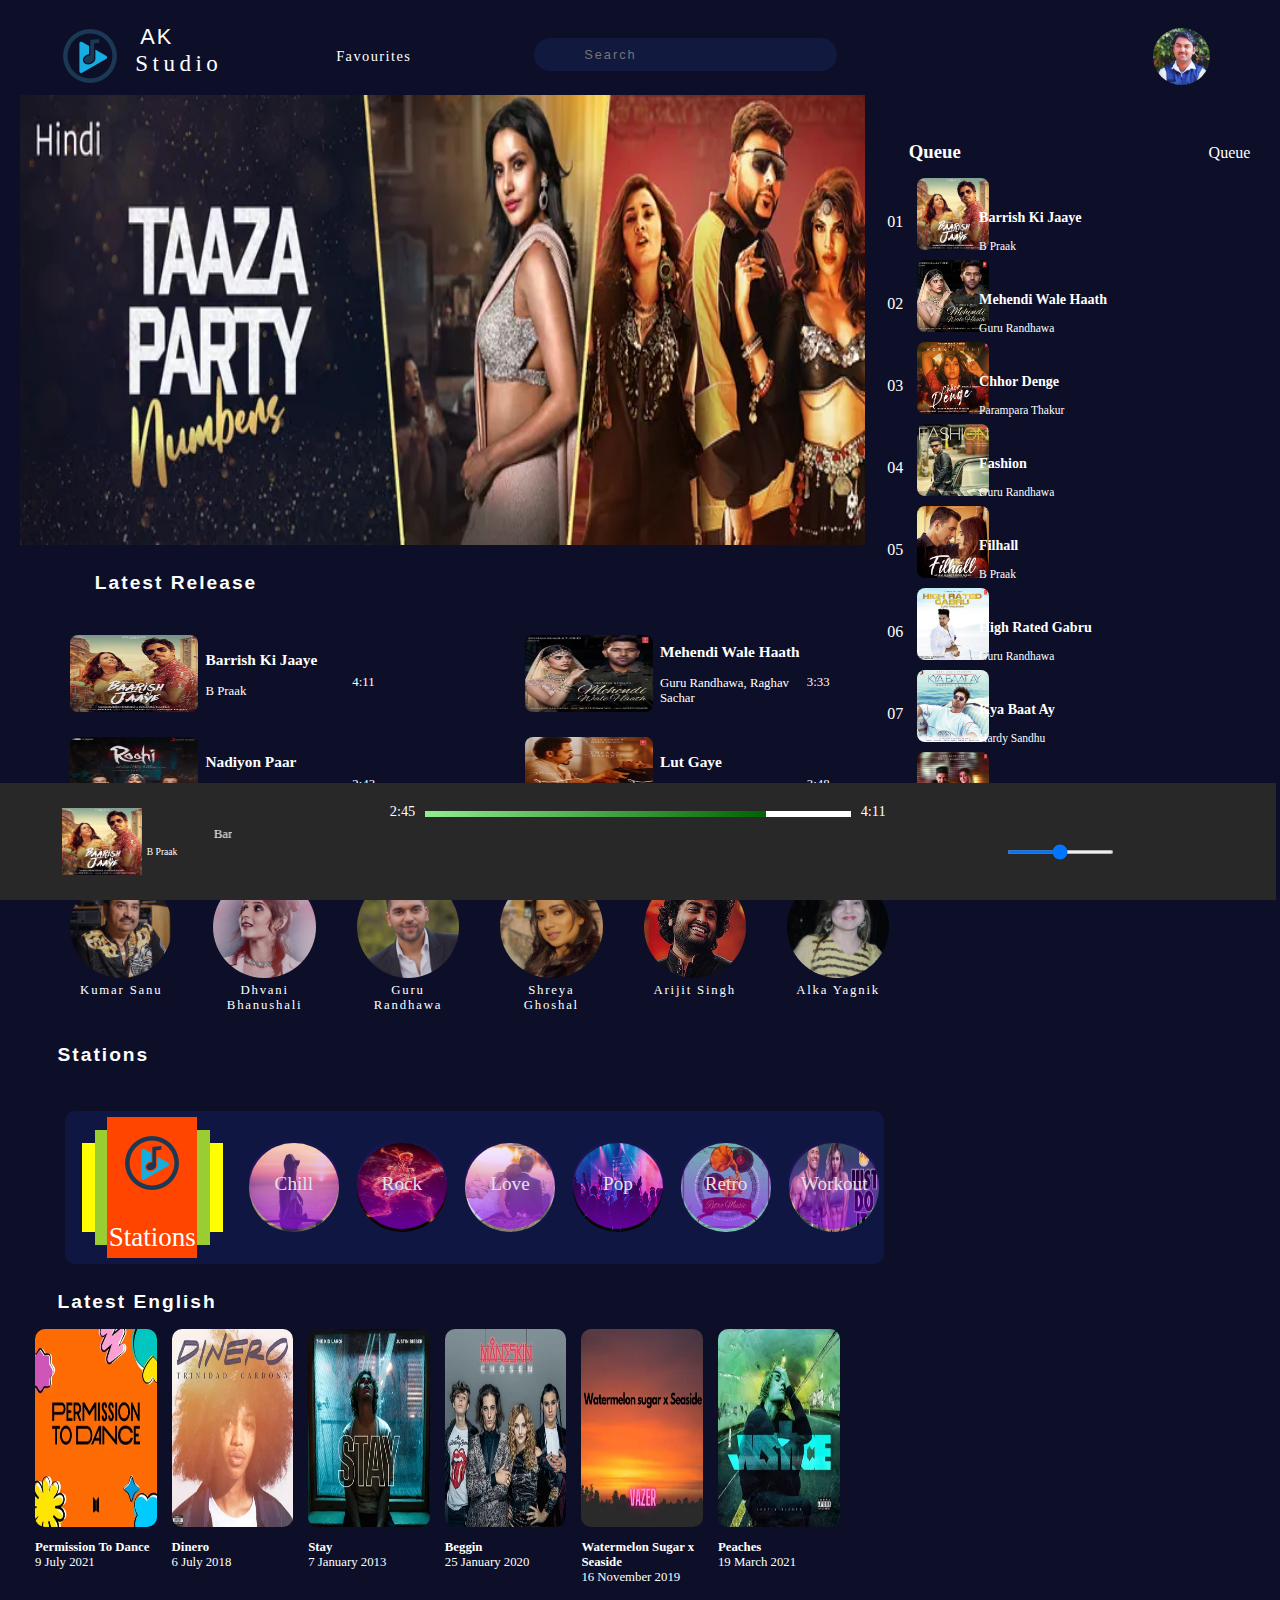
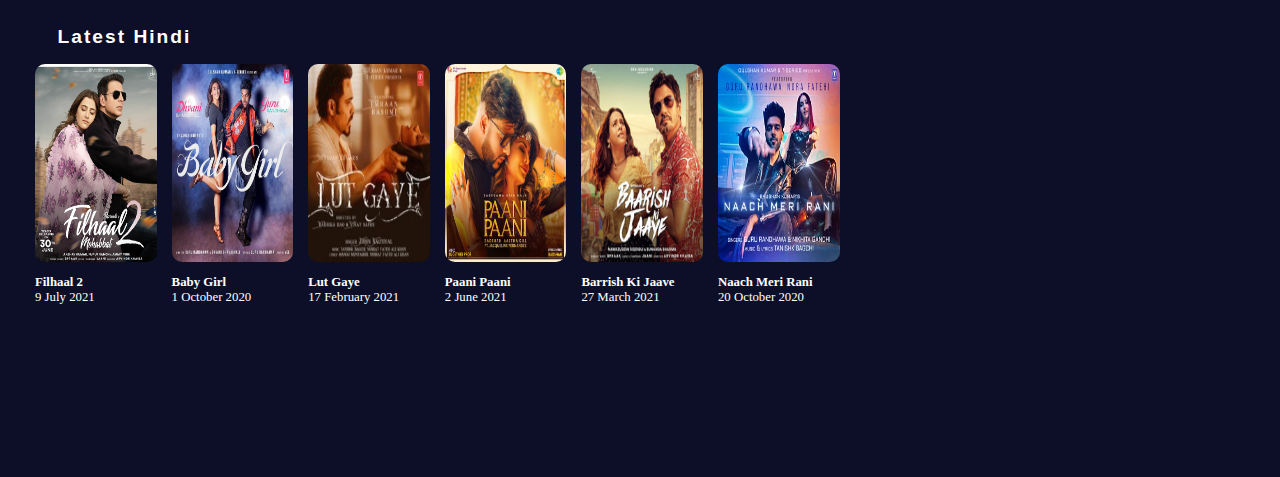
<file: index.html>
<!DOCTYPE html>
<html>
<head>
	<meta charset="utf-8" >
	<meta name="viewport" content="width=device-width, initial-scale=1.0">
	<title>AK Studio</title>

	<!-- Adding Logo in the Tab bar -->
    <link rel = "icon" href ="image/music_icon.png" type = "image/x-icon">

    <!-- Linking main CSS FIle -->
	<link rel="stylesheet" type="text/css" href="style.css">

	<!-- Adding CDN link of font-awesome -->
	<link rel="stylesheet" type="text/css" href="https://use.fontawesome.com/releases/v5.7.1/css/all.css" integrity="sha384-fnmOCqbTlWIlj8LyTjo7mOUStjsKC4pOpQbqyi7RrhN7udi9RwhKkMHpvLbHG9Sr" crossorigin="anonymous">

  
</head>
<body>
<!-------------- Header part containing logo, search-bar,bell icon, porifle-pic -------------------->
<header>
	<a href="index.html">
            <div id="logo">
              <img id="logo-image" src="image/music_icon.png" alt="AK Studio">
              

              <!-- Name of the Music Player -->
              <div id="sns-studio-text">
                  <span id="alok">AK</span>
                  <span id="studio" >Studio</span>
              </div>
            </div>
          </a>
           <!-- Link to Favourites-page -->
            <div id="favourites">
                <a href="Single Playlist Screen/index.html">
                    <span>
                        Favourites
                    </span>
                </a>
            </div>

            <!-------------------------Search Bar with icons------------------------->
          <div id="search-bar-container">
              <i id="search-icon" class="fas fa-search"></i>
              <input id="search-bar" type="text" name="" placeholder=" Search">
              <i id="microphone-icon" class="fas fa-microphone"></i>
          </div>


          <!-----------------------Bell icon-------------------------------->
          <i id="bell-icon" class="fas fa-bell"></i>
          
          <!------------------------User Profile-pic------------------------>
          <img id ="profile" src="image/my-image.jpg" alt="Profile picture">
</header>
 <!-- main-body -->
 <div id="main-body">
 	<main>

     <!----------------------------- Carousel Section ---------------------->
 		<div id="carousel-box">
      <figure>
        <img src="image/song-image/poster1a.jpg">
        <img src="image/song-image/poster2a.jpg">
        <img src="image/song-image/poster3a.jpg">
        <img src="image/song-image/poster4a.jpg">
        <img src="image/song-image/poster5a.jpg">
        <img src="image/song-image/poster6a.jpg">
        <img src="image/song-image/poster7a.jpg">
        <img src="image/song-image/poster1a.jpg">
      </figure>
    </div>

    <!----------------------------- Latest Release ----------------------->
    <div id="latest-release">
      <h2 class="Intro-of-div">Latest Release</h1>
        <!------First part containing two tracks in row wise to maintain responsiveness ---------->
    <div class="Latest-Release-div">

      
      <div class="Latest-Release-container">
          <a href="Single Playlist Screen/index.html"><img class="Latest-Release-Image" src="image/BarrishKiJaave.jpg"></a>
          <div class="Latest-Release-info">
                <h3 class="title-name">Barrish Ki Jaaye</h3>
                <p style="color: white;" class="artist-name">B Praak</p>
          </div>
            
            <div class="duration">
                <p> 4:11</p>

              <!-- Dropdown menu for the three dotted button, only appear after hover on three dotted button -->
                <div class="dropdown">
                    <button class="dropbtn"> <a href=""><i style="color:white;" class="fas fa-ellipsis-h"></i></a></button>
                    <div class="dropdown-content">
                        <a href="Single Playlist Screen/index.html"><i class="fas fa-play"></i> Play Now </a>
                        <a href="Single Playlist Screen/index.html"> <i  id="plus-icon"class="fas fa-plus "></i> Add to Queue  </a>
                        <a href="Single Playlist Screen/index.html"> <i id="playlist-icon" class="fas fa-music"></i> Add to Favourites</a>
                        <a href="Single Playlist Screen/index.html"> <i id="circle-icon" class="fas fa-info-circle "></i> Get Info  </a>
                    </div>
                </div>
            </div>
      </div>


<!------Second part containing two tracks in row wise to maintain responsiveness ---------->
      <div class="Latest-Release-container">
          <a href="Single Playlist Screen/index.html"><img class="Latest-Release-Image" src="image/song-image/mehendiWaleHaath.jpg"></a>
            

    <!---------------------Name of the Song----------------- -->
          <div class="Latest-Release-info">
              <h3 class="title-name">Mehendi Wale Haath</h3>
              <p style="color: white;" class="artist-name"> Guru Randhawa, Raghav Sachar</p>
          </div>

          <div class="duration">
              <p>  3:33</p>
              

              <!-- Dropdown menu for the three dotted button, only appear after hover on three dotted button -->
              <div class="dropdown">
                <button class="dropbtn"> <a href=""><i style="color: white;" class="fas fa-ellipsis-h"></i></a></button>
                <div class="dropdown-content">
                    <a href="Single Playlist Screen/index.html"> <i class="fas fa-play"></i> Play Now </a>
                    <a href="Single Playlist Screen/index.html"> <i  id="plus-icon"class="fas fa-plus "></i> Add to Queue  </a>
                    <a href="Single Playlist Screen/index.html"> <i id="playlist-icon" class="fas fa-music"></i> Add to Favourites  </a>
                    <a href="Single Playlist Screen/index.html"> <i id="circle-icon" class="fas fa-info-circle "></i> Get Info  </a>
                </div>
              </div>
          </div>
        </div>
    </div>


    <!------Second part containing two tracks in row wise to maintain responsiveness -->
    <div class="Latest-Release-div">
        <div class="Latest-Release-container">
            <a href="Single Playlist Screen/index.html"><img class="Latest-Release-Image" src="image/song-image/nadiyonPaar.jpg"></a>
            

            <!---------------------Name of the Song----------------- -->
              <div class="Latest-Release-info">
                <h3 class="title-name">Nadiyon Paar</h3>
                <p style="color: white;" class="artist-name">Shamur</p>
            </div>

            <div class="duration">
              <p>  2:43</p>

      <!------ Dropdown menu for the three dotted button(songs info dotted menu) ------------->
            <div class="dropdown">
                <button class="dropbtn"> <a href=""><i style="color: white;" class="fas fa-ellipsis-h"></i></a></button>
                <div class="dropdown-content">
                    <a href="Single Playlist Screen/index.html"> <i class="fas fa-play"></i> Play Now </a>
                    <a href="Single Playlist Screen/index.html"> <i  id="plus-icon"class="fas fa-plus "></i> Add to Queue  </a>
                    <a href="Single Playlist Screen/index.html"> <i id="playlist-icon" class="fas fa-music"></i> Add to Favourites  </a>
                    <a href="Single Playlist Screen/index.html"> <i id="circle-icon" class="fas fa-info-circle "></i> Get Info  </a>
                </div>
            </div>
              
            </div>
        </div>

<!------Second subpart containing two tracks in row wise to maintain responsiveness -->

        <div class="Latest-Release-container">
          <a href="Single Playlist Screen/index.html"><img class="Latest-Release-Image" src="image/song-image/LutGaye.jpg"></a>

          <!---------------------Name of the Song----------------- -->
            <div class="Latest-Release-info">
              <h3 class="title-name">Lut Gaye</h3>
              <p style="color: white;" class="artist-name">Jubin Nautiyal</p>
          </div>

          <div class="duration">
            <p> 3:48 </p>


           <!-- Dropdown menu for the three dotted button, only appear after hover on three dotted button -->
            <div class="dropdown">
                <button class="dropbtn"><a href=""><i style="color: white;" class="fas fa-ellipsis-h"></i></a></button>
                <div class="dropdown-content">
                    <a href="Single Playlist Screen/index.html"> <i class="fas fa-play"></i> Play Now </a>
                    <a href="Single Playlist Screen/index.html"> <i  id="plus-icon"class="fas fa-plus "></i> Add to Queue  </a>
                    <a href="Single Playlist Screen/index.html"> <i id="playlist-icon" class="fas fa-music"></i> Add to Favourites  </a>
                    <a href="Single Playlist Screen/index.html"> <i id="circle-icon" class="fas fa-info-circle "></i> Get Info  </a>
                </div>
              </div>
          </div>
        </div>
    </div>
    </div>

<!------------------------------Popular Artist Section----------------------------- -->

  <h1 class="Intro-of-div">Popular Artists</h1>         <!-- Title of the DIV----------->
      <div id="Popular-Artist-conatiner">

        <div class="Artist-style">
            <a href="Single Playlist Screen/index.html"><img src="image/song-image/KumarSanu.jpg"></a>
            <p>Kumar Sanu</p>
        </div>


        <div class="Artist-style">
            <a href="Single Playlist Screen/index.html"><img src="image/song-image/DhvaniBhanushali.jpg"></a>
            <p>Dhvani Bhanushali</p>
        </div>


        <div class="Artist-style">
            <a href="Single Playlist Screen/index.html"><img src="image/song-image/GuruRandhawa.jpg"></a>
            <p>Guru Randhawa</p>
        </div>


        <div class="Artist-style">
            <a href="Single Playlist Screen/index.html"><img src="image/song-image/ShreyaGhoshal.jpg"></a>
            <p>Shreya Ghoshal</p>
        </div>


        <div class="Artist-style">
            <a href="Single Playlist Screen/index.html"><img src="image/song-image/ArijitSingh.jpg"></a>
            <p>Arijit Singh</p>
        </div>


        <div class="Artist-style">
            <a href="Single Playlist Screen/index.html"><img src="image/song-image/AlkaYagnik.jpg"></a>
            <p>Alka Yagnik</p>
        </div>

    </div>
    <!------------- Stations Section containing categories of music ------- -->
          
      <h1 class="Intro-of-div">Stations</h1>

          <!-- this is the music themes part, the one with the tri-gradient background -->
          <div class="music-themes">

            <!-- this div will be the logo of music themes, see the output, the one with 3 squares/rects -->
            <!-- the logo with orange, green and yellow color -->

            <div class="stations">
                <div id="div1">
                    <div id="div2">
                        <div id="div3">
                            <img style="width: 5vw; height: 5vw;" src="image/music_icon.png">
                            <p>Stations</p>
                        </div>
                    </div>
                </div>
            </div>

            <!-- this is the content part of them themes -->
            <!-- the one which changes colors on hover -->
            <div class="theme-main">
                <div class="theme-content">
                    <a href="Single Playlist Screen/index.html"><img src="image/song-image/chill.jpg"></a>
                    <p>Chill</p>
                </div>
                <div class="theme-content">
                    <a href="Single Playlist Screen/index.html"><img src="image/song-image/rock.jpg"></a>
                    <p>Rock</p>
                </div>

                <div class="theme-content">
                    <a href="Single Playlist Screen/index.html"><img src="image/song-image/love.jpg"></a>
                    <p>Love</p>
                </div>

                <div class="theme-content">
                    <a href="Single Playlist Screen/index.html"><img src="image/song-image/pop.jpg"></a>
                    <p>Pop</p>
                </div>

                <div class="theme-content">
                    <a href="Single Playlist Screen/index.html"><img src="image/song-image/retro.jpg"></a>
                    <p>Retro</p>
                </div>

                <div class="theme-content">
                    <a href="Single Playlist Screen/index.html"><img src="image/song-image/workout.jpg"></a>
                    <p>Workout</p>
                </div>
            </div>
        </div>
<!---------------------------- Latest English  ------------------------->
<div class="latest-english">
  <h2 class="Intro-of-div">Latest English</h1>
    <div class="container">
      <div class="latest-song-box">
        <img src="image/song-image/PermissionToDance.jpg">
        <p><b>Permission To Dance</b><br>9 July 2021</p>
      </div>
      <div class="latest-song-box">
        <img src="image/song-image/Dinero.jpg">
        <p><b>Dinero</b><br>6 July 2018</p>
      </div>
      <div class="latest-song-box">
        <img src="image/song-image/Stay.jpg">
        <p><b>Stay</b><br>7 January 2013</p>
      </div>
      <div class="latest-song-box">
        <img src="image/song-image/Biggin.jpg">
        <p><b>Beggin</b><br>25 January 2020</p>
      </div>
      <div class="latest-song-box">
        <img src="image/song-image/WatermelonSugarXSeaside.jpg">
        <p><b>Watermelon Sugar x Seaside</b><br>16 November 2019</p>
      </div>
      <div class="latest-song-box">
        <img src="image/song-image/Peaches.jpg">
        <p><b>Peaches</b><br>19 March 2021</p>
      </div>
    </div>
</div>
<!---------------------------- Latest Hindi  --------------------------->
<div class="latest-hindi">
  <h2 class="Intro-of-div">Latest Hindi</h1>
    <div class="container">
      <div class="latest-song-box">
        <img src="image/song-image/filhaal2.jpg">
        <p><b>Filhaal 2</b><br>9 July 2021</p>
      </div>
      <div class="latest-song-box">
        <img src="image/song-image/BabyGirl.jpg">
        <p><b>Baby Girl</b><br>1 October 2020</p>
      </div>
      <div class="latest-song-box">
        <img src="image/song-image/LutGaye.jpg">
        <p><b>Lut Gaye</b><br>17 February 2021</p>
      </div>
      <div class="latest-song-box">
        <img src="image/song-image/PaaniPaani.jpg">
        <p><b>Paani Paani</b><br>2 June 2021</p>
      </div>
      <div class="latest-song-box">
        <img src="image/song-image/BarrishKiJaave.jpg">
        <p><b>Barrish Ki Jaave</b><br>27 March 2021</p>
      </div>
      <div class="latest-song-box">
        <img src="image/song-image/NaachMeriRani.jpg">
        <p><b>Naach Meri Rani</b><br>20 October 2020</p>
      </div>
    </div>
</div>
 	</main>
<!---------------------------- Aside Section --------------------------->
<aside>
  <div id="aside-head">
    <div id="queue">
      <h3>Queue</h3>
    </div>
    
    <div id="drop">
      <div id="button"><p>Queue &nbsp<p> <i class="fas fa-chevron-down"></i><div>
      <div id="dropd">
        <div class="dropdb"><a href="">Playlists</a></div>
        
        <div class="dropdb"><a href="">Favourite Songs</a></div>
      </div>
    </div>
  </div>
  <div id="aside-body">
    <div class="song-box">
      <div class="song-no" ><span>01</span></div>
      <div class="song-img"><img src="image/song-image/BarrishKiJaave.jpg"></div>
      <div class="song-detail">
                <h3 class="title-name-aside">Barrish Ki Jaaye</h3>
                <p style="color: white;" class="artist-name-aside">B Praak</p>
      </div>
      <div class="song-fav">
        <i class="fas fa-heart"></i>
      </div>
    </div>
    <div class="song-box">
      <div class="song-no" >02</div>
      <div class="song-img"><img src="image/song-image/mehendiWaleHaath.jpg"></div>
      <div class="song-detail">
        <h3 class="title-name-aside">Mehendi Wale Haath</h3>
                <p style="color: white;" class="artist-name-aside">Guru Randhawa</p>
      </div>
      <div class="song-fav">
        <i class="fas fa-heart"></i>
      </div>
    </div>
    <div class="song-box">
      <div class="song-no" ><span>03</span></div>
      <div class="song-img"><img src="image/song-image/chhorDenge.jpg"></div>
      <div class="song-detail">
                <h3 class="title-name-aside">Chhor Denge</h3>
                <p style="color: white;" class="artist-name-aside">Parampara Thakur</p>
      </div>
      <div class="song-fav">
        <i class="fas fa-heart"></i>
      </div>
    </div>
    <div class="song-box">
      <div class="song-no" >04</div>
      <div class="song-img"><img src="image/song-image/Fashion.jpg"></div>
      <div class="song-detail">
        <h3 class="title-name-aside">Fashion</h3>
                <p style="color: white;" class="artist-name-aside">Guru Randhawa</p>
      </div>
      <div class="song-fav">
        <i class="fas fa-heart"></i>
      </div>
    </div>
    <div class="song-box">
      <div class="song-no" ><span>05</span></div>
      <div class="song-img"><img src="image/song-image/Filhall.jpg"></div>
      <div class="song-detail">
                <h3 class="title-name-aside">Filhall</h3>
                <p style="color: white;" class="artist-name-aside">B Praak</p>
      </div>
      <div class="song-fav">
        <i class="fas fa-heart"></i>
      </div>
    </div>
    <div class="song-box">
      <div class="song-no" >06</div>
      <div class="song-img"><img src="image/song-image/HighRatedGabru.jpg"></div>
      <div class="song-detail">
        <h3 class="title-name-aside">High Rated Gabru</h3>
                <p style="color: white;" class="artist-name-aside">Guru Randhawa</p>
      </div>
      <div class="song-fav">
        <i class="fas fa-heart"></i>
      </div>
    </div>
    <div class="song-box">
      <div class="song-no" ><span>07</span></div>
      <div class="song-img"><img src="image/song-image/KyaBaatAyjpg.jpg"></div>
      <div class="song-detail">
                <h3 class="title-name-aside">Kya Baat Ay</h3>
                <p style="color: white;" class="artist-name-aside">Hardy Sandhu</p>
      </div>
      <div class="song-fav">
        <i class="fas fa-heart"></i>
      </div>
    </div>
    <div class="song-box">
      <div class="song-no" >08</div>
      <div class="song-img"><img src="image/song-image/IshareTere.jpg"></div>
      <div class="song-detail">
        <h3 class="title-name-aside">Ishare Tere</h3>
                <p style="color: white;" class="artist-name-aside">Guru Randhawa</p>
      </div>
      <div class="song-fav">
        <i class="fas fa-heart"></i>
      </div>
    </div>
    <div class="song-box">
      <div class="song-no" ><span>09</span></div>
      <div class="song-img"><img src="image/song-image/LutGaye.jpg"></div>
      <div class="song-detail">
                <h3 class="title-name-aside">Lut Gaye</h3>
                <p style="color: white;" class="artist-name-aside">Jubin Nautiyal</p>
      </div>
      <div class="song-fav">
        <i class="fas fa-heart"></i>
      </div>
    </div>
    <div class="song-box">
      <div class="song-no" >10</div>
      <div class="song-img"><img src="image/song-image/Lehenga.jpg"></div>
      <div class="song-detail">
        <h3 class="title-name-aside">Lehenga</h3>
                <p style="color: white;" class="artist-name-aside">Jass Manak</p>
      </div>
      <div class="song-fav">
        <i class="fas fa-heart"></i>
      </div>
    </div>
    <div class="song-box">
      <div class="song-no" ><span>11</span></div>
      <div class="song-img"><img src="image/song-image/NaachMeriRani.jpg"></div>
      <div class="song-detail">
                <h3 class="title-name-aside">Naach Meri Rani</h3>
                <p style="color: white;" class="artist-name-aside">Guru Randhawa</p>
      </div>
      <div class="song-fav">
        <i class="fas fa-heart"></i>
      </div>
    </div>
    <div class="song-box">
      <div class="song-no" >12</div>
      <div class="song-img"><img src="image/song-image/nadiyonPaar.jpg"></div>
      <div class="song-detail">
        <h3 class="title-name-aside">Nadiyon Paar</h3>
                <p style="color: white;" class="artist-name-aside">Sachin-Jigar</p>
      </div>
      <div class="song-fav">
        <i class="fas fa-heart"></i>
      </div>
    </div>
    <div class="song-box">
      <div class="song-no" ><span>13</span></div>
      <div class="song-img"><img src="image/song-image/Prada.jpg"></div>
      <div class="song-detail">
                <h3 class="title-name-aside">Prada</h3>
                <p style="color: white;" class="artist-name-aside">Jass Manak</p>
      </div>
      <div class="song-fav">
        <i class="fas fa-heart"></i>
      </div>
    </div>
    <div class="song-box">
      <div class="song-no" >14</div>
      <div class="song-img"><img src="image/song-image/TeraGhata.jpg"></div>
      <div class="song-detail">
        <h3 class="title-name-aside">Tere Ghata</h3>
                <p style="color: white;" class="artist-name-aside">Gajendra Verma</p>
      </div>
      <div class="song-fav">
        <i class="fas fa-heart"></i>
      </div>
    </div>
    
  </div>
</aside>
 </div>
 <footer>
   <div class="f-left">
     <div class="artist-img">
       <img src="image/song-image/BarrishKiJaave.jpg">
     </div>
     <div class="artist-info">
       <div>
          <marquee scrollamount=2>Barrish Ki Jaaye</marquee>
      </div>
      <div>
          <span>B Praak</span>
      </div>
     </div>
     <div class="song-interaction">
       <span class="co">
          <i class="far fa-heart"></i>
        </span>
      <span>
            <i class="fas fa-ban"></i>
        </span>
     </div>
   </div>
   <div class="f-middle">
     <div class="button-section">
       <div class="random">
            <i class="fas fa-random"></i>
        </div>
        <div class="previous">
            <i class="fas fa-step-backward"></i>
        </div>
        <div class="play-pause">
            <i class="far fa-pause-circle large-icon"></i>
        </div>
        <div class="play-next">
            <i class="fas fa-step-forward"></i>
        </div>
        <div class="stop-song">
            <i class="far fa-stop-circle"></i>
        </div>
     </div>
     <div class="song-duration">
        <div class="curr-time">
             2:45
        </div>

        <!-- timeline-section -->
        <div class="timeline">
            <div class="percentage-complete">

            </div>
        </div>

        <!-- total-duration -->
        <div class="total-time">
            4:11
        </div>
      </div>
   </div>
   <div class="f-right">
     <div class="volume-range">
        <span>
          <i class="fas fa-volume-mute"></i>
        </span>
        <input type="range" min="0" max="100" class="vol-slider">
        <span><i class="fas fa-volume-up"></i></span>
     </div>
   </div>
 </footer>
</body>
</html>
</file>
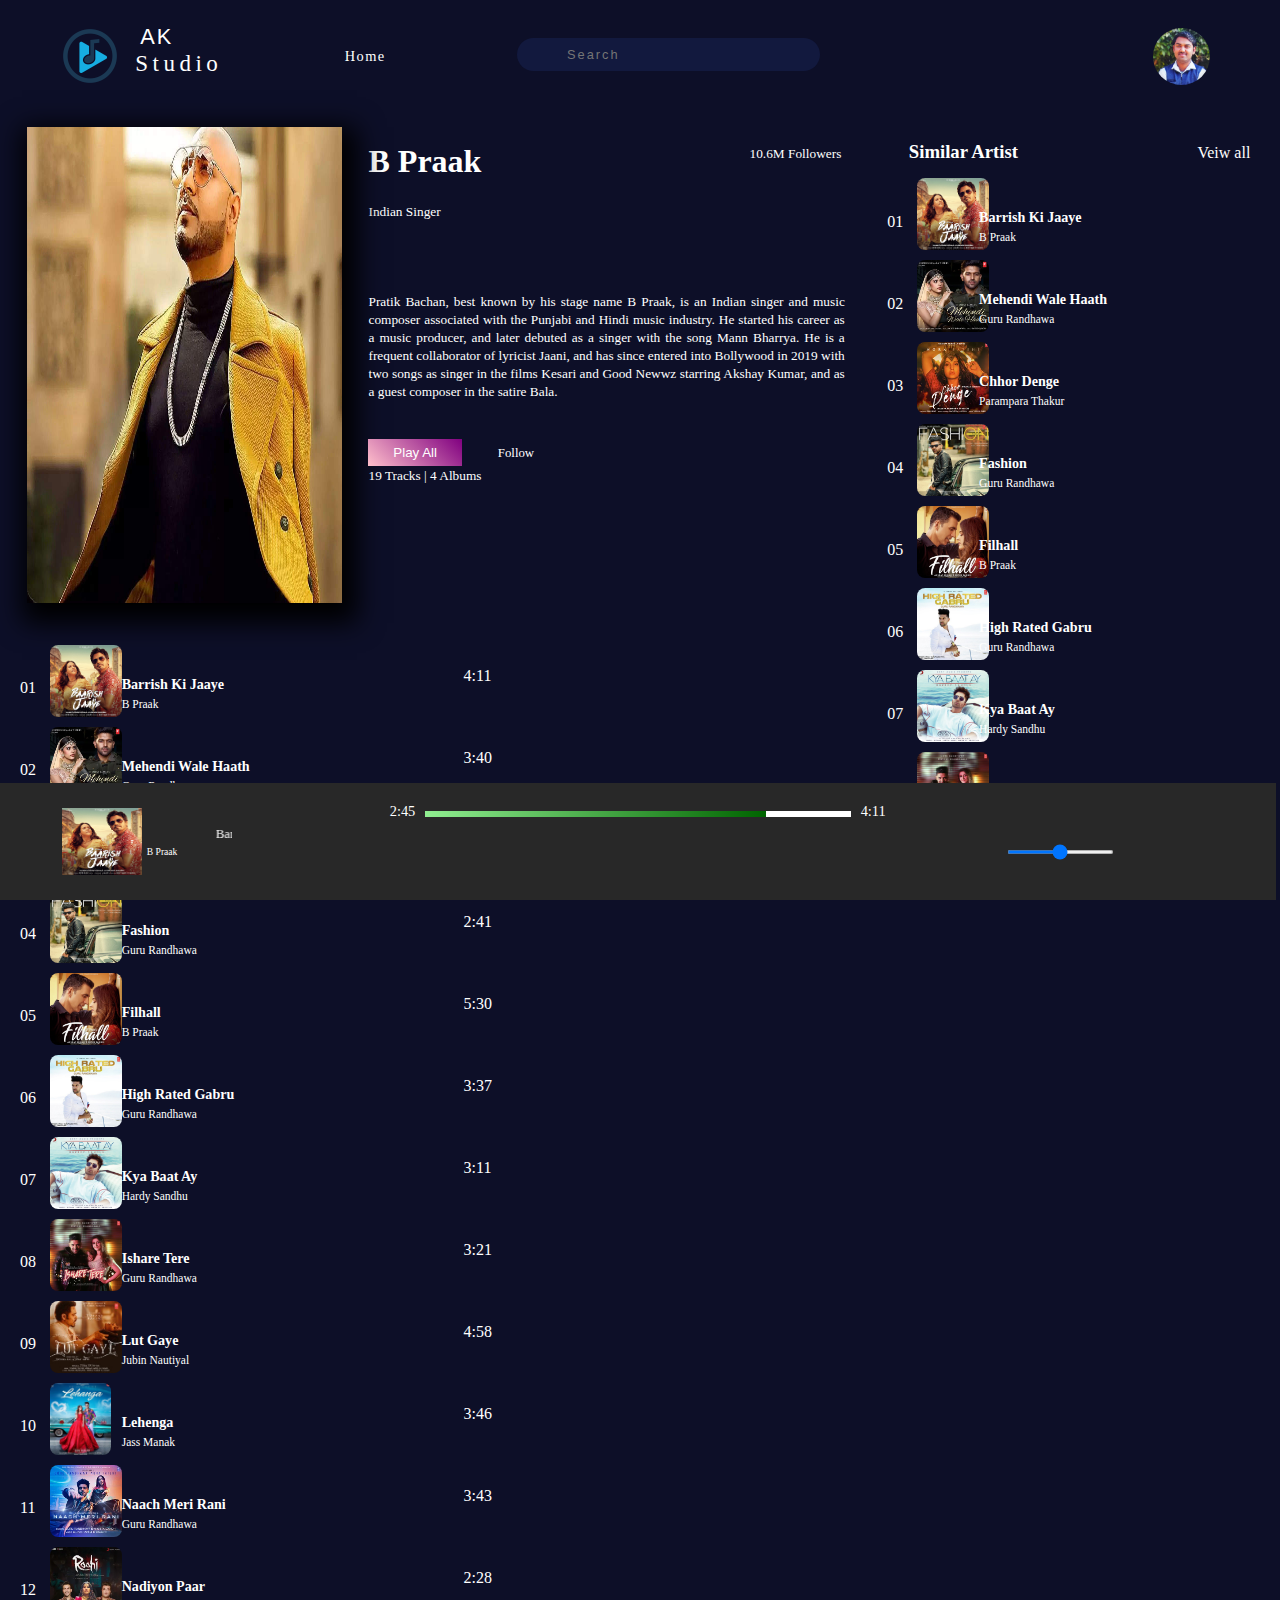
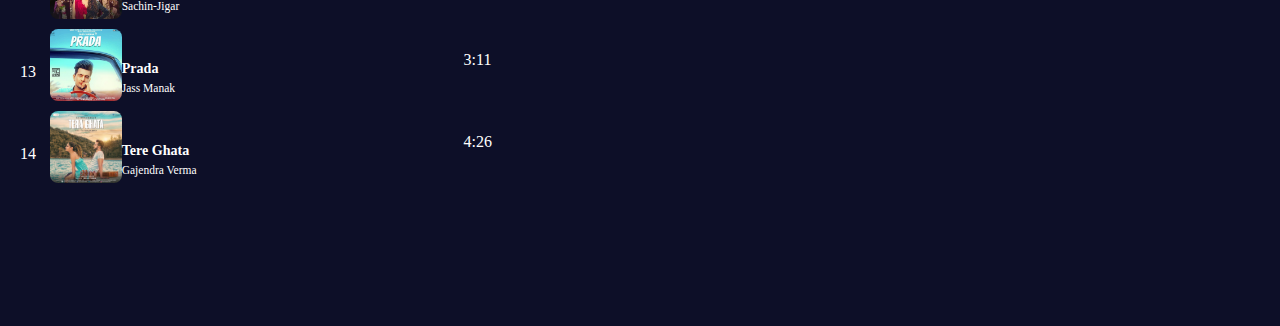
<file: Single Playlist Screen/index.html>
<!DOCTYPE html>
<html>
<head>
	<meta charset="utf-8">
	<meta name="viewport" content="width=device-width, initial-scale=1.0">
	<title>AK Studio</title>

	<!-- Adding Logo in the Tab bar -->
    <link rel = "icon" href ="../image/music_icon.png" type = "image/x-icon">

    <!-- Linking main CSS FIle -->
	<link rel="stylesheet" type="text/css" href="style.css">

	<!-- Adding CDN link of font-awesome -->
	<link rel="stylesheet" type="text/css" href="https://use.fontawesome.com/releases/v5.7.1/css/all.css" integrity="sha384-fnmOCqbTlWIlj8LyTjo7mOUStjsKC4pOpQbqyi7RrhN7udi9RwhKkMHpvLbHG9Sr" crossorigin="anonymous">
</head>
<body>
<!-------------- Header part containing logo, search-bar,bell icon, porifle-pic -------------------->
<header>
	<a href="index.html">
            <div id="logo">
              <img id="logo-image" src="../image/music_icon.png" alt="SNS Studio">
              

              <!-- Name of the Music Player -->
              <div id="sns-studio-text">
                  <span id="alok">AK</span>
                  <span id="studio" >Studio</span>
              </div>
            </div>
          </a>
           <!-- Link to Favourites-page -->
            <div id="favourites">
                <a href="../index.html">
                    <span>
                        Home
                    </span>
                </a>
            </div>

            <!-------------------------Search Bar with icons------------------------->
          <div id="search-bar-container">
              <i id="search-icon" class="fas fa-search"></i>
              <input id="search-bar" type="text" name="" placeholder=" Search">
              <i id="microphone-icon" class="fas fa-microphone"></i>
          </div>


          <!-----------------------Bell icon-------------------------------->
          <i id="bell-icon" class="fas fa-bell"></i>
          
          <!------------------------User Profile-pic------------------------>
          <img id ="profile" src="../image/my-image.jpg" alt="Profile picture">
</header>
<main>
	<!------------------------Favourite Singer  ------------------------------------>
	<div id="favourite-singer">
		<div id="favourite-singer-img">
			<img src="../image/song-image/bPraakBig.jpg">
		</div>
		<div id="favourite-singer-info">
			<div id="favourite-singer-heading">
				<div class="favourite-singer-name">
                                    <div class="section-heading">
                                        <h1>B Praak</h1>
                                        <small>Indian Singer</small>
                                    </div>
                                </div>
                                <div class="favourite-singer-followers">
                                    <small>10.6M Followers</small>
                                </div>
			</div>
			<div id="favourite-singer-discription">
				<small>Pratik Bachan, best known by his stage name B Praak, is an Indian singer and music composer associated with the Punjabi and Hindi music industry. He started his career as a music producer, and later debuted as a singer with the song Mann Bharrya. He is a frequent collaborator of lyricist Jaani, and has since entered into Bollywood in 2019 with two songs as singer in the films Kesari and Good Newwz starring Akshay Kumar, and as a guest composer in the satire Bala.</small>
			</div>
			 <!-- favourite-album-controls -->
                            <div class="favourite-album-controls">
                                <button type="submit">Play All</button>
                                <span>Follow</span>
                                <div class="favourite-tracks">
                                    <small>19 Tracks | 4 Albums</small>
                                </div>
                            </div>
		</div>
	</div>
	<!---------------------------- Song List -------------------------------->
	  <div id="song-list">
    <div class="song-box">
      <div class="song-no" ><span>01</span></div>
      <div class="song-img"><img src="../image/song-image/BarrishKiJaave.jpg"></div>
      <div class="song-detail">
                <h3 class="title-name-aside">Barrish Ki Jaaye</h3>
                <p style="color: white;" class="artist-name-aside">B Praak</p>
                
      </div>
      <div class="time">4:11</div>
      <div class="song-fav">
        <i class="fas fa-heart"></i>&nbsp &nbsp&nbsp&nbsp&nbsp
        <i class="fas fa-plus"></i>
      </div>
    </div>
    <div class="song-box">
      <div class="song-no" >02</div>
      <div class="song-img"><img src="../image/song-image/mehendiWaleHaath.jpg"></div>
      <div class="song-detail">
        <h3 class="title-name-aside">Mehendi Wale Haath</h3>
                <p style="color: white;" class="artist-name-aside">Guru Randhawa</p>
      </div>
      <div class="time">3:40</div>
      <div class="song-fav">
        <i class="fas fa-heart"></i>&nbsp &nbsp&nbsp&nbsp&nbsp
        <i class="fas fa-plus"></i>
      </div>
    </div>
    <div class="song-box">
      <div class="song-no" ><span>03</span></div>
      <div class="song-img"><img src="../image/song-image/chhorDenge.jpg"></div>
      <div class="song-detail">
                <h3 class="title-name-aside">Chhor Denge</h3>
                <p style="color: white;" class="artist-name-aside">Parampara Thakur</p>
      </div>
      <div class="time">4:29</div>
      <div class="song-fav">
        <i class="fas fa-heart"></i>&nbsp &nbsp&nbsp&nbsp&nbsp
        <i class="fas fa-plus"></i>
      </div>
    </div>
    <div class="song-box">
      <div class="song-no" >04</div>
      <div class="song-img"><img src="../image/song-image/Fashion.jpg"></div>
      <div class="song-detail">
        <h3 class="title-name-aside">Fashion</h3>
                <p style="color: white;" class="artist-name-aside">Guru Randhawa</p>
      </div>
      <div class="time">2:41</div>
      <div class="song-fav">
        <i class="fas fa-heart"></i>&nbsp &nbsp&nbsp&nbsp&nbsp
        <i class="fas fa-plus"></i>
      </div>
    </div>
    <div class="song-box">
      <div class="song-no" ><span>05</span></div>
      <div class="song-img"><img src="../image/song-image/Filhall.jpg"></div>
      <div class="song-detail">
                <h3 class="title-name-aside">Filhall</h3>
                <p style="color: white;" class="artist-name-aside">B Praak</p>
      </div>
      <div class="time">5:30</div>
      <div class="song-fav">
        <i class="fas fa-heart"></i>&nbsp &nbsp&nbsp&nbsp&nbsp
        <i class="fas fa-plus"></i>
      </div>
    </div>
    <div class="song-box">
      <div class="song-no" >06</div>
      <div class="song-img"><img src="../image/song-image/HighRatedGabru.jpg"></div>
      <div class="song-detail">
        <h3 class="title-name-aside">High Rated Gabru</h3>
                <p style="color: white;" class="artist-name-aside">Guru Randhawa</p>
      </div>
      <div class="time">3:37</div>
      <div class="song-fav">
        <i class="fas fa-heart"></i>&nbsp &nbsp&nbsp&nbsp&nbsp
        <i class="fas fa-plus"></i>
      </div>
    </div>
    <div class="song-box">
      <div class="song-no" ><span>07</span></div>
      <div class="song-img"><img src="../image/song-image/KyaBaatAyjpg.jpg"></div>
      <div class="song-detail">
                <h3 class="title-name-aside">Kya Baat Ay</h3>
                <p style="color: white;" class="artist-name-aside">Hardy Sandhu</p>
      </div>
      <div class="time">3:11</div>
      <div class="song-fav">
        <i class="fas fa-heart"></i>&nbsp &nbsp&nbsp&nbsp&nbsp
        <i class="fas fa-plus"></i>
      </div>
    </div>
    <div class="song-box">
      <div class="song-no" >08</div>
      <div class="song-img"><img src="../image/song-image/IshareTere.jpg"></div>
      <div class="song-detail">
        <h3 class="title-name-aside">Ishare Tere</h3>
                <p style="color: white;" class="artist-name-aside">Guru Randhawa</p>
      </div>
      <div class="time">3:21</div>
      <div class="song-fav">
        <i class="fas fa-heart"></i>&nbsp &nbsp&nbsp&nbsp&nbsp
        <i class="fas fa-plus"></i>
      </div>
    </div>
    <div class="song-box">
      <div class="song-no" ><span>09</span></div>
      <div class="song-img"><img src="../image/song-image/LutGaye.jpg"></div>
      <div class="song-detail">
                <h3 class="title-name-aside">Lut Gaye</h3>
                <p style="color: white;" class="artist-name-aside">Jubin Nautiyal</p>
      </div>
      <div class="time">4:58</div>
      <div class="song-fav">
        <i class="fas fa-heart"></i>&nbsp &nbsp&nbsp&nbsp&nbsp
        <i class="fas fa-plus"></i>
      </div>
    </div>
    <div class="song-box">
      <div class="song-no" >10</div>
      <div class="song-img"><img src="../image/song-image/Lehenga.jpg"></div>
      <div class="song-detail">
        <h3 class="title-name-aside">Lehenga</h3>
                <p style="color: white;" class="artist-name-aside">Jass Manak</p>
      </div>
      <div class="time">3:46</div>
      <div class="song-fav">
        <i class="fas fa-heart"></i>&nbsp &nbsp&nbsp&nbsp&nbsp
        <i class="fas fa-plus"></i>
      </div>
    </div>
    <div class="song-box">
      <div class="song-no" ><span>11</span></div>
      <div class="song-img"><img src="../image/song-image/NaachMeriRani.jpg"></div>
      <div class="song-detail">
                <h3 class="title-name-aside">Naach Meri Rani</h3>
                <p style="color: white;" class="artist-name-aside">Guru Randhawa</p>
      </div>
      <div class="time">3:43</div>
      <div class="song-fav">
        <i class="fas fa-heart"></i>&nbsp &nbsp&nbsp&nbsp&nbsp
        <i class="fas fa-plus"></i>
      </div>
    </div>
    <div class="song-box">
      <div class="song-no" >12</div>
      <div class="song-img"><img src="../image/song-image/nadiyonPaar.jpg"></div>
      <div class="song-detail">
        <h3 class="title-name-aside">Nadiyon Paar</h3>
                <p style="color: white;" class="artist-name-aside">Sachin-Jigar</p>
      </div>
      <div class="time">2:28</div>
      <div class="song-fav">
        <i class="fas fa-heart"></i>&nbsp &nbsp&nbsp&nbsp&nbsp
        <i class="fas fa-plus"></i>
      </div>
    </div>
    <div class="song-box">
      <div class="song-no" ><span>13</span></div>
      <div class="song-img"><img src="../image/song-image/Prada.jpg"></div>
      <div class="song-detail">
                <h3 class="title-name-aside">Prada</h3>
                <p style="color: white;" class="artist-name-aside">Jass Manak</p>
      </div>
      <div class="time">3:11</div>
      <div class="song-fav">
        <i class="fas fa-heart"></i>&nbsp &nbsp&nbsp&nbsp&nbsp
        <i class="fas fa-plus"></i>
      </div>
    </div>
    <div class="song-box">
      <div class="song-no" >14</div>
      <div class="song-img"><img src="../image/song-image/TeraGhata.jpg"></div>
      <div class="song-detail">
        <h3 class="title-name-aside">Tere Ghata</h3>
                <p style="color: white;" class="artist-name-aside">Gajendra Verma</p>
      </div>
      <div class="time">4:26</div>
      <div class="song-fav">
        <i class="fas fa-heart"></i>&nbsp &nbsp&nbsp&nbsp&nbsp
        <i class="fas fa-plus"></i>
      </div>
    </div>
    
  </div>
  <!----------------------------- Aside Section ----------------------------------->
  <aside>
  <div id="aside-head">
    <div id="queue">
      <h3>Similar Artist</h3>
    </div>
    
    <div id="drop">
      <div id="button"><p>Veiw  all &nbsp<p> <div>
    </div>
  </div>
  <div id="aside-body">
    <div class="song-box">
      <div class="song-no" ><span>01</span></div>
      <div class="song-img"><img src="../image/song-image/BarrishKiJaave.jpg"></div>
      <div class="song-detail">
                <h3 class="title-name-aside">Barrish Ki Jaaye</h3>
                <p style="color: white;" class="artist-name-aside">B Praak</p>
      </div>
      <div class="song-fav">
        <i class="fas fa-heart"></i>
      </div>
    </div>
    <div class="song-box">
      <div class="song-no" >02</div>
      <div class="song-img"><img src="../image/song-image/mehendiWaleHaath.jpg"></div>
      <div class="song-detail">
        <h3 class="title-name-aside">Mehendi Wale Haath</h3>
                <p style="color: white;" class="artist-name-aside">Guru Randhawa</p>
      </div>
      <div class="song-fav">
        <i class="fas fa-heart"></i>
      </div>
    </div>
    <div class="song-box">
      <div class="song-no" ><span>03</span></div>
      <div class="song-img"><img src="../image/song-image/chhorDenge.jpg"></div>
      <div class="song-detail">
                <h3 class="title-name-aside">Chhor Denge</h3>
                <p style="color: white;" class="artist-name-aside">Parampara Thakur</p>
      </div>
      <div class="song-fav">
        <i class="fas fa-heart"></i>
      </div>
    </div>
    <div class="song-box">
      <div class="song-no" >04</div>
      <div class="song-img"><img src="../image/song-image/Fashion.jpg"></div>
      <div class="song-detail">
        <h3 class="title-name-aside">Fashion</h3>
                <p style="color: white;" class="artist-name-aside">Guru Randhawa</p>
      </div>
      <div class="song-fav">
        <i class="fas fa-heart"></i>
      </div>
    </div>
    <div class="song-box">
      <div class="song-no" ><span>05</span></div>
      <div class="song-img"><img src="../image/song-image/Filhall.jpg"></div>
      <div class="song-detail">
                <h3 class="title-name-aside">Filhall</h3>
                <p style="color: white;" class="artist-name-aside">B Praak</p>
      </div>
      <div class="song-fav">
        <i class="fas fa-heart"></i>
      </div>
    </div>
    <div class="song-box">
      <div class="song-no" >06</div>
      <div class="song-img"><img src="../image/song-image/HighRatedGabru.jpg"></div>
      <div class="song-detail">
        <h3 class="title-name-aside">High Rated Gabru</h3>
                <p style="color: white;" class="artist-name-aside">Guru Randhawa</p>
      </div>
      <div class="song-fav">
        <i class="fas fa-heart"></i>
      </div>
    </div>
    <div class="song-box">
      <div class="song-no" ><span>07</span></div>
      <div class="song-img"><img src="../image/song-image/KyaBaatAyjpg.jpg"></div>
      <div class="song-detail">
                <h3 class="title-name-aside">Kya Baat Ay</h3>
                <p style="color: white;" class="artist-name-aside">Hardy Sandhu</p>
      </div>
      <div class="song-fav">
        <i class="fas fa-heart"></i>
      </div>
    </div>
    <div class="song-box">
      <div class="song-no" >08</div>
      <div class="song-img"><img src="../image/song-image/IshareTere.jpg"></div>
      <div class="song-detail">
        <h3 class="title-name-aside">Ishare Tere</h3>
                <p style="color: white;" class="artist-name-aside">Guru Randhawa</p>
      </div>
      <div class="song-fav">
        <i class="fas fa-heart"></i>
      </div>
    </div>
    <div class="song-box">
      <div class="song-no" ><span>09</span></div>
      <div class="song-img"><img src="../image/song-image/LutGaye.jpg"></div>
      <div class="song-detail">
                <h3 class="title-name-aside">Lut Gaye</h3>
                <p style="color: white;" class="artist-name-aside">Jubin Nautiyal</p>
      </div>
      <div class="song-fav">
        <i class="fas fa-heart"></i>
      </div>
    </div>
    <div class="song-box">
      <div class="song-no" >10</div>
      <div class="song-img"><img src="../image/song-image/Lehenga.jpg"></div>
      <div class="song-detail">
        <h3 class="title-name-aside">Lehenga</h3>
                <p style="color: white;" class="artist-name-aside">Jass Manak</p>
      </div>
      <div class="song-fav">
        <i class="fas fa-heart"></i>
      </div>
    </div>
    <div class="song-box">
      <div class="song-no" ><span>11</span></div>
      <div class="song-img"><img src="../image/song-image/NaachMeriRani.jpg"></div>
      <div class="song-detail">
                <h3 class="title-name-aside">Naach Meri Rani</h3>
                <p style="color: white;" class="artist-name-aside">Guru Randhawa</p>
      </div>
      <div class="song-fav">
        <i class="fas fa-heart"></i>
      </div>
    </div>
    <div class="song-box">
      <div class="song-no" >12</div>
      <div class="song-img"><img src="../image/song-image/nadiyonPaar.jpg"></div>
      <div class="song-detail">
        <h3 class="title-name-aside">Nadiyon Paar</h3>
                <p style="color: white;" class="artist-name-aside">Sachin-Jigar</p>
      </div>
      <div class="song-fav">
        <i class="fas fa-heart"></i>
      </div>
    </div>
    <div class="song-box">
      <div class="song-no" ><span>13</span></div>
      <div class="song-img"><img src="../image/song-image/Prada.jpg"></div>
      <div class="song-detail">
                <h3 class="title-name-aside">Prada</h3>
                <p style="color: white;" class="artist-name-aside">Jass Manak</p>
      </div>
      <div class="song-fav">
        <i class="fas fa-heart"></i>
      </div>
    </div>
    <div class="song-box">
      <div class="song-no" >14</div>
      <div class="song-img"><img src="../image/song-image/TeraGhata.jpg"></div>
      <div class="song-detail">
        <h3 class="title-name-aside">Tere Ghata</h3>
                <p style="color: white;" class="artist-name-aside">Gajendra Verma</p>
      </div>
      <div class="song-fav">
        <i class="fas fa-heart"></i>
      </div>
    </div>
    
  </div>
</aside>

</main>
<!--------------------------------- Footer ---------------------------------->
<footer>
	<div class="f-left">
     <div class="artist-img">
       <img src="../image/song-image/BarrishKiJaave.jpg">
     </div>
     <div class="artist-info">
       <div>
          <marquee scrollamount=2>Barrish Ki Jaaye</marquee>
      </div>
      <div>
          <span>B Praak</span>
      </div>
     </div>
     <div class="song-interaction">
       <span class="co">
          <i class="far fa-heart"></i>
        </span>
      <span>
            <i class="fas fa-ban"></i>
        </span>
     </div>
   </div>
   <div class="f-middle">
     <div class="button-section">
       <div class="random">
            <i class="fas fa-random"></i>
        </div>
        <div class="previous">
            <i class="fas fa-step-backward"></i>
        </div>
        <div class="play-pause">
            <i class="far fa-pause-circle large-icon"></i>
        </div>
        <div class="play-next">
            <i class="fas fa-step-forward"></i>
        </div>
        <div class="stop-song">
            <i class="far fa-stop-circle"></i>
        </div>
     </div>
     <div class="song-duration">
        <div class="curr-time">
             2:45
        </div>

        <!-- timeline-section -->
        <div class="timeline">
            <div class="percentage-complete">

            </div>
        </div>

        <!-- total-duration -->
        <div class="total-time">
            4:11
        </div>
      </div>
   </div>
   <div class="f-right">
     <div class="volume-range">
        <span>
          <i class="fas fa-volume-mute"></i>
        </span>
        <input type="range" min="0" max="100" class="vol-slider">
        <span><i class="fas fa-volume-up"></i></span>
     </div>
   </div>
</footer>
</body>
</html>
</file>
<file: style.css>
body{
  background-color: rgb(13,15,40);
  margin-left: 20px;
  padding-bottom: 15vh;

}

/* ----------------Header part Including log,Favourites,serachbar------------------- */
   /*-----Header tag-----*/
      header{
        display: flex;
        width:90vw;
        height:6vw;
        margin: 2vh 0px 0px 3vw;
        flex-direction: row;
        justify-content: space-between;
        align-items: center;
      }
       #logo,a{
        display: flex;
        text-decoration: none;
      }

      #logo-image{
        width:5vw;
        height:5vw;
      }
       /*Logo text*/
      #sns-studio-text{
        display: flex;
        flex-direction: column;
      }

      /*defining the Styles for the music player name*/
      #alok{
        font-family:'Lucida Sans', Verdana, sans-serif;
        font-size: 1.7vw;
        color:white;
        margin-left: 1.4vw;
        letter-spacing: 2px;
      }

      #studio{
        margin-left: 1vw;
        color:white;
        font-size: 1.8vw;
        font-family: Georgia, 'Times New Roman', Times, serif;
        letter-spacing: 0.5vh;
      }
      #favourites a{
    text-decoration: none;
    letter-spacing: 0.1em;
    font-size: 0.9em;
    color: white;
}

#favourites a:hover{
    color:orange;
}
/*----------------------- Search-bar Container in the header Section--------------------*/
          #search-bar-container{
            height: 2.9vw;
            width:25vw;
            display:flex;
            justify-content: center;
          }

          #search-bar{
            height: 2.4vw;
            width:20vw;
            border-radius: 20px;
            background-color: #12193e;
            font-size: 1vw;
            border:none;
            padding-left: 45px;
            letter-spacing: 2px;
            color:white;
            margin-left: -2vw;

          }
          #search-icon{
            position: relative;
            color:#93a8b3;
            margin-top: 1vh;
            font-size: 1.2vw;
          }

          #microphone-icon{
            color:#93a8b3;
            margin-left:-2vw;
            margin-top: 8px;
            font-size: 1.2vw;
          }

/* ---------------------Bell-Icon in header part ------------------*/

          #bell-icon{
            right:100px;
            color:white;
            margin-left: 80px;
            font-size: 1.5vw;
            top:40px;
            right:15%;
            animation: rotatebellicon 0.6s ease-in-out  infinite  alternate;
          }

      /*Animation on the Bell Icon*/
          @keyframes rotatebellicon{
            from {
              transform:rotate(-10deg) scale(1.2);
            }

            to{
              transform:rotate(10deg);
            }
          }


/* <!---------------------Profile-pic in the Header Part---------------------------> */
          #profile{
            position: relative;
            width:4.5vw;
            height:4.5vw;
            border-radius: 50%;
          }

/*-------------------------Carousel part---------------------------------------*/

#carousel-box{
  overflow: hidden;
  height: 50vh;
  width: 66vw;
}

#carousel-box figure{
  position: relative;
  width:800%;
  margin: 0;
  left: 0;
  animation: 20s slider infinite;
}

#carousel-box figure img{
  float:left;
  width: 12.5%;
  height: 50vh;
}

@keyframes slider{
  0%{
    left:0%;
  }
  10%{
    left:0%;
  }
   15%{
    left:-100%;
  }
   23%{
    left:-100%;
  }
  28%{
    left:-200%;
  }
  36%{
    left:-200%;
  }
   41%{
    left:-300%;
  }
   50%{
    left:-300%;
  }
   60%{
    left:-400%;
  }
  64%{
    left:-400%;
  }
  73%{
    left:-500%;
  }
   78%{
    left:-500%;
  }
   86%{
    left:-600%;
  }
  91%{
    left:-600%;
  }
  100%{
    left:-700%;
  }
  
}
/*---------------------latest release---------------------*/
.Intro-of-div{
        letter-spacing: 2px;
        font-size:1.5vw;
        margin-left: 3%;
        margin-top: 3vh;
        font-family:  Helvetica, sans-serif;
        color:white;

      }

/* --------------------------Latest Release Display Section----------------------  */

        #latest-release{
          display: flex;
          flex-direction: column;
          width:66%;
          margin-left: 4%;
          justify-content:space-between;
        }

        .Latest-Release-container{
          display: flex;
          flex-direction: row;
          height:25%;
          width:45%;
          justify-content: space-around;
          align-items: center;
        }

        .Latest-Release-container:hover .Latest-Release-Image {
          width:9.8vw;
          height: 5.8vw;
          opacity:0.7;
          -moz-border-radius:10px;
          -webkit-border-radius:10px;
          box-shadow: 5px 4px 8px 0 rgba(245, 245, 245, 0.2), 0 6px 20px 0 rgba(248, 247, 247, 0.19);
        }

        .Latest-Release-div{
          position: relative;
          display: flex;
          flex-direction: row;
          align-items: center;
          justify-content: space-between;
          display: flex;
          width:100%;
          margin-top:2vh;
        }
        .Latest-Release-Image{
          transition: ease-in-out 0.5s;
          opacity: 0.9;
          width:10vw;
          height: 6vw;
          border-radius: 0.9vh;
          border-color:solid white 2px;
        }

        .Latest-Release-info{
          position: relative;
          align-items: flex-start;
          justify-content: left;
          margin-left: 2%;
          width:40%;
        }

        .title-name{
          font-size: 1.2vw;
          color:white;
        }

        .artist-name{
          color:var(--white-shade);
          font-size: 1vw;
        }

        .duration{
          position: relative;
          display: flex;
          flex-direction: column-reverse;
          color:var(--white-shade);
          font-size: 1.2vw;
        }

        .duration p{
          font-size:1vw;
          color: white;
        }
        .duration i{
          font-size: 1.2vw;
          color:var(--white-shade);
          text-decoration: none;

        }


/* <<<<<--------------- Dropdown menu for the three dotted button ----------------->>>>> */

    /*---------Button of three dotted Section in the top 4 songs----*/
        .dropbtn {
          background-color:  rgb(13,15,40);

          border: none;
        }

        .dropdown {
          width:7vw;
          display: inline-block;
          position: relative;
        }

        .dropdown-content {
          position: absolute;
          background-color: lightgrey;
          min-width: 100%;
          display: none;
          z-index: 1;
        }

        .dropdown-content i{
          color:#09df7f;
          font-size: 0.5vw;
        }

        #plus-icon{
          color:#df097b;
        }

        #circle-icon{
          color:blue;
        }

        #playlist-icon{
          color:#f51de3
        }

        .dropdown-content a {
          border-bottom: solid rgb(104, 102, 102) 0.1px;
          color: black;
          padding: 0.6vw 0.4vw;
          text-decoration: none;
          display: block;
          font-size: 0.5vw;
        }

        .dropdown-content a:hover {
          background-color: orange;
        }

        .dropdown:hover .dropdown-content {
          display: block;
        }

        /* <!------------- Popular Artist Section ---------------> */
        #Popular-Artist-conatiner{
          display: flex;
          width:64vw;
          height: 11vw;
          flex-direction: row;
          justify-content: space-between;
          position: relative;
          left:4%;
        }

        #Popular-Artist-conatiner img{
          height:8vw;
          width: 8vw;
          border-radius: 50%;
          opacity: 0.8;
        }

        .Artist-style{
          display: block;
          justify-content: flex-end;
          height:8vw;
          width: 8vw;
          border-radius: 50%;
        }

        .Artist-style p{
          font-size: 1vw;
          text-align: center;
          color:white;
          letter-spacing: 0.2vh;
          margin-top: 0.5vh;
        }

    /* --------Adding Animation to the Images so that when Hover then can bounce */
        @keyframes bounce {
          0%, 20%, 60%, 100% {
            -webkit-transform: translateY(0);
            transform: translateY(0);
          }

          40% {
            -webkit-transform: translateY(-20px);
            transform: translateY(-20px);
          }

          80% {
            -webkit-transform: translateY(-10px);
            transform: translateY(-10px);
          }
        }

    /*Animation on the artist's icon after hover*/
        #Popular-Artist-conatiner img:hover{
          -webkit-transform: scale(1.2);
          -ms-transform: scale(1.2);
          transform: scale(1.2);

          animation: 1s bounce ;

          /*border: 3px dotted #59a1ff;*/
          color: #ff7a59;
          background: #fff;
          opacity:1;

        }
        /*<<<<<<<<<<<----------------------Starting of Music Stations(THEME) Section--------------->>>>>>>>>>>*/
      .music-themes {
        margin-left: 3.5vw;
        margin-top: 5vh;
        width: 64vw;
        height: 12vw;
        box-sizing: border-box;
        background-color: #101642;  
        display: flex;
        border-radius: 10px;
        flex-direction: row;
        flex-wrap: wrap;
        justify-content: center;
        align-items: center;
        box-sizing: border-box;
        color:rgb(228, 225, 225);
      }

      /* --------------Stations Div------------- */
      .stations {
        position: absolute;
        left:6vw;
        padding:5px;
      }

      /* container for theme contents */
      .theme-main {
        width:100%;
        margin-left: 14vw;
        display: flex;
        flex-direction: row;
        justify-content: space-between;
      }
/* these divs are for the colourful boxes in the themes section */
      #div1 {
        width: 11vw;
        height: 7vw;
        background-color: yellow;
      }
      #div2 {
        position: relative;
        top: -1vw;
        left: 1vw;
        width: 9vw;
        height: 9vw;
        background-color: yellowgreen;
      }
      #div3 {
        position: relative;
        top: -1vw;
        left: 1vw;
        width: 7vw;
        height: 11vw;
        background-color: orangered;
        display: flex;
        flex-direction: column;
        justify-content: center;
        align-items: center;
      }
 
/*--------------- logo in the outermost div--------- */
      #div3 img {
        margin-top: 4vh;
        width: 5vw;
        height: 5vw;
        animation: rotateicon 5s ease-in-out infinite alternate ;
        
      }

      @keyframes rotateicon{
        from {
          transform: rotate(0deg) scale(0.7);
        }

        to{
          transform:rotate(360deg) ;
        }
      }


  /* -----"stations" text---------- */
      #div3 p {
        font-size: 3vh;
        color:white;
      }

  /* images in the music themes section */
      .music-themes div img {
        width: 7vw;
        height: 7vw;
        border-radius: 50%;
      }
  /* this is the sub content of the themes section */
      .theme-content {
        margin: 5px;
        /* padding : 5px; */
        height: 7vw;
        width: 7vw;
        text-align: center;
        border-radius: 100%;
      }

  /* text within the themes section */
      .theme-content p {
        text-align: center;
        position: relative;
        top: -8.75vw;
        width: 100%;
        height: 100%;
        display: flex;
        justify-content: center;
        align-items: center;
        border-radius: 100%;
        font-size: 1.5vw;
        background-image: linear-gradient(0deg, rgb(162, 0, 255) -66%,rgba(0, 0, 0, 0));
        transition: background-image 0.3s;
      }


  /* hovering effects on the contents of the divs inside the themes container */
      .theme-content p:hover {
        background-image: linear-gradient(0deg,rgb(255, 0, 0) -66%,rgba(0, 0, 0, 0));
      }

/*--------------- Latest English ------------------*/
.container{
  width: 66vw;
  height: 30vh;
  display: inline-flex;
}
.latest-song-box{
  width: 9.5vw;
  height: 29.5vh;
  margin-left:15px;
}
.latest-song-box img{
  width: 100%;
  height: 22vh;
  border-radius: 10px;
  display: block;
}
.latest-song-box img:hover{
box-shadow: 5px 4px 8px 0 rgba(245, 245, 245, 0.2), 0 6px 20px 0 rgba(248, 247, 247, 0.19);
}
.latest-song-box p{
  color: white;
  font-size: 0.8rem;
}
/*---------------Aside Section--------------------*/
aside{
  background-color:rgb(13,15,40);
  height: 85vh;
  width: 30vw;
  position: fixed;
  left: 69vw;
  top: 14vh;
}
#aside-head{
  background-color:rgb(13,15,40);
  color: white;
  height:7vh;
  width: 30vw;
}
#queue{
  padding-left: 2vw;
  width: 14vw;
  height: 7vh;
  line-height: 0.7;
  display: inline-block;
}
#drop{
  width: 13vw;
  height: 7vh;
  display: inline-block;
  vertical-align: top;
}

#button{
  background-color:inherit;
  text-align: right;

}
#button p{
  color: white;
  display: inline-block;
}
#dropd{

  background-color: white;
  display: none;
  z-index: 1;
  height: 8vh;
  width: 7vw;
}
.dropdb{
  height: 23.5px;
  border-top: 1px solid black;
}
#button:hover #dropd{
  margin-left:4vw;
  padding-left:1vw;

  text-align: left;
  display: block;
  position: absolute;
  top: 6.4vh;
}
#dropd a{
  color: black;
  font-size: 0.8rem;
  text-decoration: none;
}
#dropd a:hover{
  color: blue;
  font-size: 0.9rem;
}
#aside-body{
  margin-top: -10px;
  margin-left:-16vw;
  height: 77vh;
  width: 29vw;
  overflow:auto ;
}
.song-box{
  height:8vh;
  width: 28vw;
  padding-top: 10px;
}
.song-box:hover{
  width: 29vw;
  height: 9vh;
}
.song-no{
  height:8vh;
  width:2vw;
  position: relative;
  top:-2.6vh;
  align-items:center;
  display:inline-flex;
}
.song-img{
  height: 8vh;
  width: 4vw;
  border-radius:0.9vh;
  display: inline-flex;
}
.song-img img{
  border-radius: 0.9vh;
} 
.song-detail{
  display: inline-block;
  position: relative;
  align-items: flex-start;
  justify-content: left;
  margin-left: 2%;
  width:40%;
}
.title-name-aside{
          font-size: 1.1vw;
          color:white;
        }
.artist-name-aside{
          color:var(--white-shade);
          font-size: 0.9vw;
        }
.song-fav{
  display: inline-block;
  width: 30%;
}
.song-fav i{
  position: relative;
  top: -2vh;
  left: 5vw;

}
/*-----------------------Footer/Music Player---------------------*/
footer{
  width: 99.7%;
  height:13vh;
  position: fixed;
  top: 87vh;
  left: -0.1px;
  display: grid;
  color: white;
  grid-template-columns: 1fr 2fr 1fr;
  background-color: rgb(40,40,40);
}
.f-left{
    display: flex;
    justify-content: center;
    align-items: center;
    transition: all 250ms ease-in-out;
}
.f-left:hover{
    transform: scale(1.1);
}
.artist-img{
    width: 80px;
    height: 67px;
}
.artist-img img{
  width: 100%;
  height: 100%;
}
.artist-info{
    box-sizing: border-box;
    padding: 5px;
}
.artist-info div:nth-of-type(1){
    font-size: 0.8em;
}

.artist-info div:nth-of-type(2){
    font-size: 0.6em;
}

.song-interaction{
    display: flex;
    flex-wrap: wrap;
    align-items: center;
}

.song-interaction span{
    font-size: 1em;
    padding: 5px;
    transition: all 250ms ease-in-out;
}
.co :hover{
  color: red;
}
.song-interaction span:hover{
    transform: scale(1.1);
}

.song-interaction span:hover i{
    font-weight: 900;
}
/*song-section-end*/

/*music-control-section*/
.f-middle{
    display: flex;
    flex-wrap: wrap;
    flex-direction: column;
    transition: all 250ms ease-in-out;
}

.f-middle:hover{
    transform: scale(1.05);
}

.button-section{
    padding-top:20px;
    width: 100%;
    display: flex;
    justify-content: center;
    align-items: center;
}

.button-section>div{
    margin: 0 2%;
    font-size: 1em;
    transition: all 250ms ease-in-out;
}

.large-icon{
    font-size: 1.8em;
}

.button-section>div:hover{
    transform: scale(1.1);
}

.song-duration{
    width: 100%;
    position: relative;
    box-sizing: border-box;
    display: grid;
    grid-template-columns: 1fr 4fr 1fr;
    padding-bottom: 10px;
}

.curr-time{
    display: flex;
    justify-content: flex-end;
    padding-right: 10px;
    font-size: 0.9em;
}

.timeline{
    box-sizing: border-box;
    height: 033%;
    margin: 8px 0;
    background-color:white;
}

.percentage-complete{
    width: 80%;
    background: linear-gradient(to right, lightgreen, darkgreen);
    height: 100%;
}

.total-time{
    display: flex;
    justify-content: flex-start;
    padding-left: 10px;
    font-size: 0.9em;
}
/*music-control-section-end*/

/*volume-control-section*/
.f-right{
    display: grid;
    grid-template-columns: 1fr 1fr 5fr;
    align-items: center;
    margin-left:3rem;
    transition: all 250ms ease-in-out;
}

.f-right:hover{
    transform: scale(1.1);
}

.f-right>div{
    transition: all 250ms ease-in-out;
}

.volume-range{
    padding-top: 20px;
    display: flex;
    align-items: center;
}
.volume-range span{
    font-size: 0.9em;
}
.vol-slider{
    height: 4px;
    width: 8em;
    background: #28a745;
}
</file>
<file: Single Playlist Screen/style.css>
body{
  background-color: rgb(13,15,40);
  margin-left: 20px;
  padding-bottom: 15vh;

}

/* ----------------Header part Including log,Favourites,serachbar------------------- */
   /*-----Header tag-----*/
      header{
        display: flex;
        width:90vw;
        height:6vw;
        margin: 2vh 0px 0px 3vw;
        flex-direction: row;
        justify-content: space-between;
        align-items: center;
      }
       #logo,a{
        display: flex;
        text-decoration: none;
      }

      #logo-image{
        width:5vw;
        height:5vw;
      }
       /*Logo text*/
      #sns-studio-text{
        display: flex;
        flex-direction: column;
      }

      /*defining the Styles for the music player name*/
      #alok{
        font-family:'Lucida Sans', Verdana, sans-serif;
        font-size: 1.7vw;
        color:white;
        margin-left: 1.4vw;
        letter-spacing: 2px;
      }

      #studio{
        margin-left: 1vw;
        color:white;
        font-size: 1.8vw;
        font-family: Georgia, 'Times New Roman', Times, serif;
        letter-spacing: 0.5vh;
      }
      #favourites a{
    text-decoration: none;
    letter-spacing: 0.1em;
    font-size: 0.9em;
    color: white;
}

#favourites a:hover{
    color:orange;
}
/*----------------------- Search-bar Container in the header Section--------------------*/
          #search-bar-container{
            height: 2.9vw;
            width:25vw;
            display:flex;
            justify-content: center;
          }

          #search-bar{
            height: 2.4vw;
            width:20vw;
            border-radius: 20px;
            background-color: #12193e;
            font-size: 1vw;
            border:none;
            padding-left: 45px;
            letter-spacing: 2px;
            color:white;
            margin-left: -2vw;

          }
          #search-icon{
            position: relative;
            color:#93a8b3;
            margin-top: 1vh;
            font-size: 1.2vw;
          }

          #microphone-icon{
            color:#93a8b3;
            margin-left:-2vw;
            margin-top: 8px;
            font-size: 1.2vw;
          }

/* ---------------------Bell-Icon in header part ------------------*/

          #bell-icon{
            right:100px;
            color:white;
            margin-left: 80px;
            font-size: 1.5vw;
            top:40px;
            right:15%;
            animation: rotatebellicon 0.6s ease-in-out  infinite  alternate;
          }

      /*Animation on the Bell Icon*/
          @keyframes rotatebellicon{
            from {
              transform:rotate(-10deg) scale(1.2);
            }

            to{
              transform:rotate(10deg);
            }
          }


/* <!---------------------Profile-pic in the Header Part---------------------------> */
          #profile{
            position: relative;
            width:4.5vw;
            height:4.5vw;
            border-radius: 50%;
          }
/* --------------------------Favourite Singer--------------------------------------- */
#favourite-singer{
  height: 60vh;
  width: 66vw;
  align-items: center;
  display: flex;
  flex-direction: row;
  color: white;
}
#favourite-singer-img{
  height: 90%;
  width: 40%;
}
#favourite-singer-img img{
  height: 98%;
  width: 96%;
  position: relative;
  top: 1%;
  left: 2%;
  box-shadow: 5px 10px 25px 10px black;
}
#favourite-singer-info{
  height: 90%;
  width: 58%;
}
#favourite-singer-heading{
  height: 20%;
  width: 100%;
}
#favourite-singer-info{
    padding: 40px 20px;
}

#favourite-singer-heading{
    display: grid;
    grid-template-columns: 4fr 1fr;
    padding-bottom: 5px;
}

.favourite-singer-followers{
  position: relative;
  top: 23%;
    cursor: pointer;
}

#favourite-singer-discription{
  position: relative;
  top:14%;
    text-align: justify;
}

.favourite-album-controls{
  position: relative;
  top: 20%;
    margin: 10px 0;
}

.favourite-album-controls button{
    width: 7em;
    height: 2em;
    border: none;
    cursor: pointer;
    color: white;
    transition: all 250ms;
    background: linear-gradient(45deg,pink,purple);
}

.favourite-album-controls button:hover{
    transform: scale(1.1);
    box-shadow: 2px 2px 4px 4px #0e0e0e;
}

.favourite-album-controls span{
    font-size: 0.8em;
    cursor: pointer;
    margin-left: 2.5em;
}
/*----------------------Song List-------------------------------*/
#song-list{
width: 66vw;
color: white;
}
#song-list>.song-box{
  width: 100%;
}
#song-list>.song-box: hover{
  background-color: rgb(34,36,52);
  box-shadow: 2px 2px 4px 4px #0e0e0e;box-shadow: ;
}
#song-list>.song-box>.song-fav>i{
  position: relative;
  top: -4vh;
  left: 24vw;
}
.time{
  display: inline-block;
  position: relative;
  top: -4vh;
} 
/*---------------Aside Section--------------------*/
aside{
  background-color:rgb(13,15,40);
  height: 85vh;
  width: 30vw;
  position: fixed;
  left: 69vw;
  top: 14vh;
}
#aside-head{
  background-color:rgb(13,15,40);
  color: white;
  height:7vh;
  width: 30vw;
}
#queue{
  padding-left: 2vw;
  width: 14vw;
  height: 7vh;
  line-height: 0.7;
  display: inline-block;
}
#drop{
  width: 13vw;
  height: 7vh;
  display: inline-block;
  vertical-align: top;
}

#button{
  background-color:inherit;
  text-align: right;

}
#button p{
  color: white;
  display: inline-block;
}
#dropd{

  background-color: white;
  display: none;
  z-index: 1;
  height: 8vh;
  width: 7vw;
}
.dropdb{
  height: 23.5px;
  border-top: 1px solid black;
}
#button:hover #dropd{
  margin-left:4vw;
  padding-left:1vw;

  text-align: left;
  display: block;
  position: absolute;
  top: 6.4vh;
}
#dropd a{
  color: black;
  font-size: 0.8rem;
  text-decoration: none;
}
#dropd a:hover{
  color: blue;
  font-size: 0.9rem;
}
#aside-body{
  margin-top: -10px;
  margin-left:-16vw;
  height: 77vh;
  width: 29vw;
  overflow:auto ;
}
.song-box{
  height:8vh;
  width: 28vw;
  padding-top: 10px;
}
.song-box:hover{
  width: 100%;
  height: 9vh;
  position: relative;
  top: 3vh;
  background-color: rgb(34,36,52);
  box-shadow: 2px 2px 4px 4px #0e0e0e;

}
.song-no{
  height:8vh;
  width:2vw;
  position: relative;
  top:-2.6vh;
  align-items:center;
  display:inline-flex;
}
.song-img{
  height: 8vh;
  width: 4vw;
  border-radius:0.9vh;
  display: inline-flex;
}
.song-img img{
  border-radius: 0.9vh;
} 
.song-detail{
  display: inline-block;
  position: relative;
  align-items: flex-start;
  justify-content: left;
  margin-left: 2%;
  width:40%;
}
.title-name-aside{
          font-size: 1.1vw;
          color:white;
        }
.artist-name-aside{
          color:var(--white-shade);
          font-size: 0.9vw;
          position: relative;
          top: -1vh;
        }
.song-fav{
  display: inline-block;
  width: 30%;
}
.song-fav i{
  position: relative;
  top: -2vh;
  left: 5vw;

}
/*-----------------------Footer/Music Player---------------------*/
footer{
  width: 99.7%;
  height:13vh;
  position: fixed;
  top: 87vh;
  left: -0.1px;
  display: grid;
  color: white;
  grid-template-columns: 1fr 2fr 1fr;
  background-color: rgb(40,40,40);
}
.f-left{
    display: flex;
    justify-content: center;
    align-items: center;
    transition: all 250ms ease-in-out;
}
.f-left:hover{
    transform: scale(1.1);
}
.artist-img{
    width: 80px;
    height: 67px;
}
.artist-img img{
  width: 100%;
  height: 100%;
}
.artist-info{
    box-sizing: border-box;
    padding: 5px;
}
.artist-info div:nth-of-type(1){
    font-size: 0.8em;
}

.artist-info div:nth-of-type(2){
    font-size: 0.6em;
}

.song-interaction{
    display: flex;
    flex-wrap: wrap;
    align-items: center;
}

.song-interaction span{
    font-size: 1em;
    padding: 5px;
    transition: all 250ms ease-in-out;
}
.co :hover{
  color: red;
}
.song-interaction span:hover{
    transform: scale(1.1);
}

.song-interaction span:hover i{
    font-weight: 900;
}
/*song-section-end*/

/*music-control-section*/
.f-middle{
    display: flex;
    flex-wrap: wrap;
    flex-direction: column;
    transition: all 250ms ease-in-out;
}

.f-middle:hover{
    transform: scale(1.05);
}

.button-section{
    padding-top:20px;
    width: 100%;
    display: flex;
    justify-content: center;
    align-items: center;
}

.button-section>div{
    margin: 0 2%;
    font-size: 1em;
    transition: all 250ms ease-in-out;
}

.large-icon{
    font-size: 1.8em;
}

.button-section>div:hover{
    transform: scale(1.1);
}

.song-duration{
    width: 100%;
    position: relative;
    box-sizing: border-box;
    display: grid;
    grid-template-columns: 1fr 4fr 1fr;
    padding-bottom: 10px;
}

.curr-time{
    display: flex;
    justify-content: flex-end;
    padding-right: 10px;
    font-size: 0.9em;
}

.timeline{
    box-sizing: border-box;
    height: 033%;
    margin: 8px 0;
    background-color:white;
}

.percentage-complete{
    width: 80%;
    background: linear-gradient(to right, lightgreen, darkgreen);
    height: 100%;
}

.total-time{
    display: flex;
    justify-content: flex-start;
    padding-left: 10px;
    font-size: 0.9em;
}
/*music-control-section-end*/

/*volume-control-section*/
.f-right{
    display: grid;
    grid-template-columns: 1fr 1fr 5fr;
    align-items: center;
    margin-left:3rem;
    transition: all 250ms ease-in-out;
}

.f-right:hover{
    transform: scale(1.1);
}

.f-right>div{
    transition: all 250ms ease-in-out;
}

.volume-range{
    padding-top: 20px;
    display: flex;
    align-items: center;
}
.volume-range span{
    font-size: 0.9em;
}
.vol-slider{
    height: 4px;
    width: 8em;
    background: #28a745;
}
</file>
